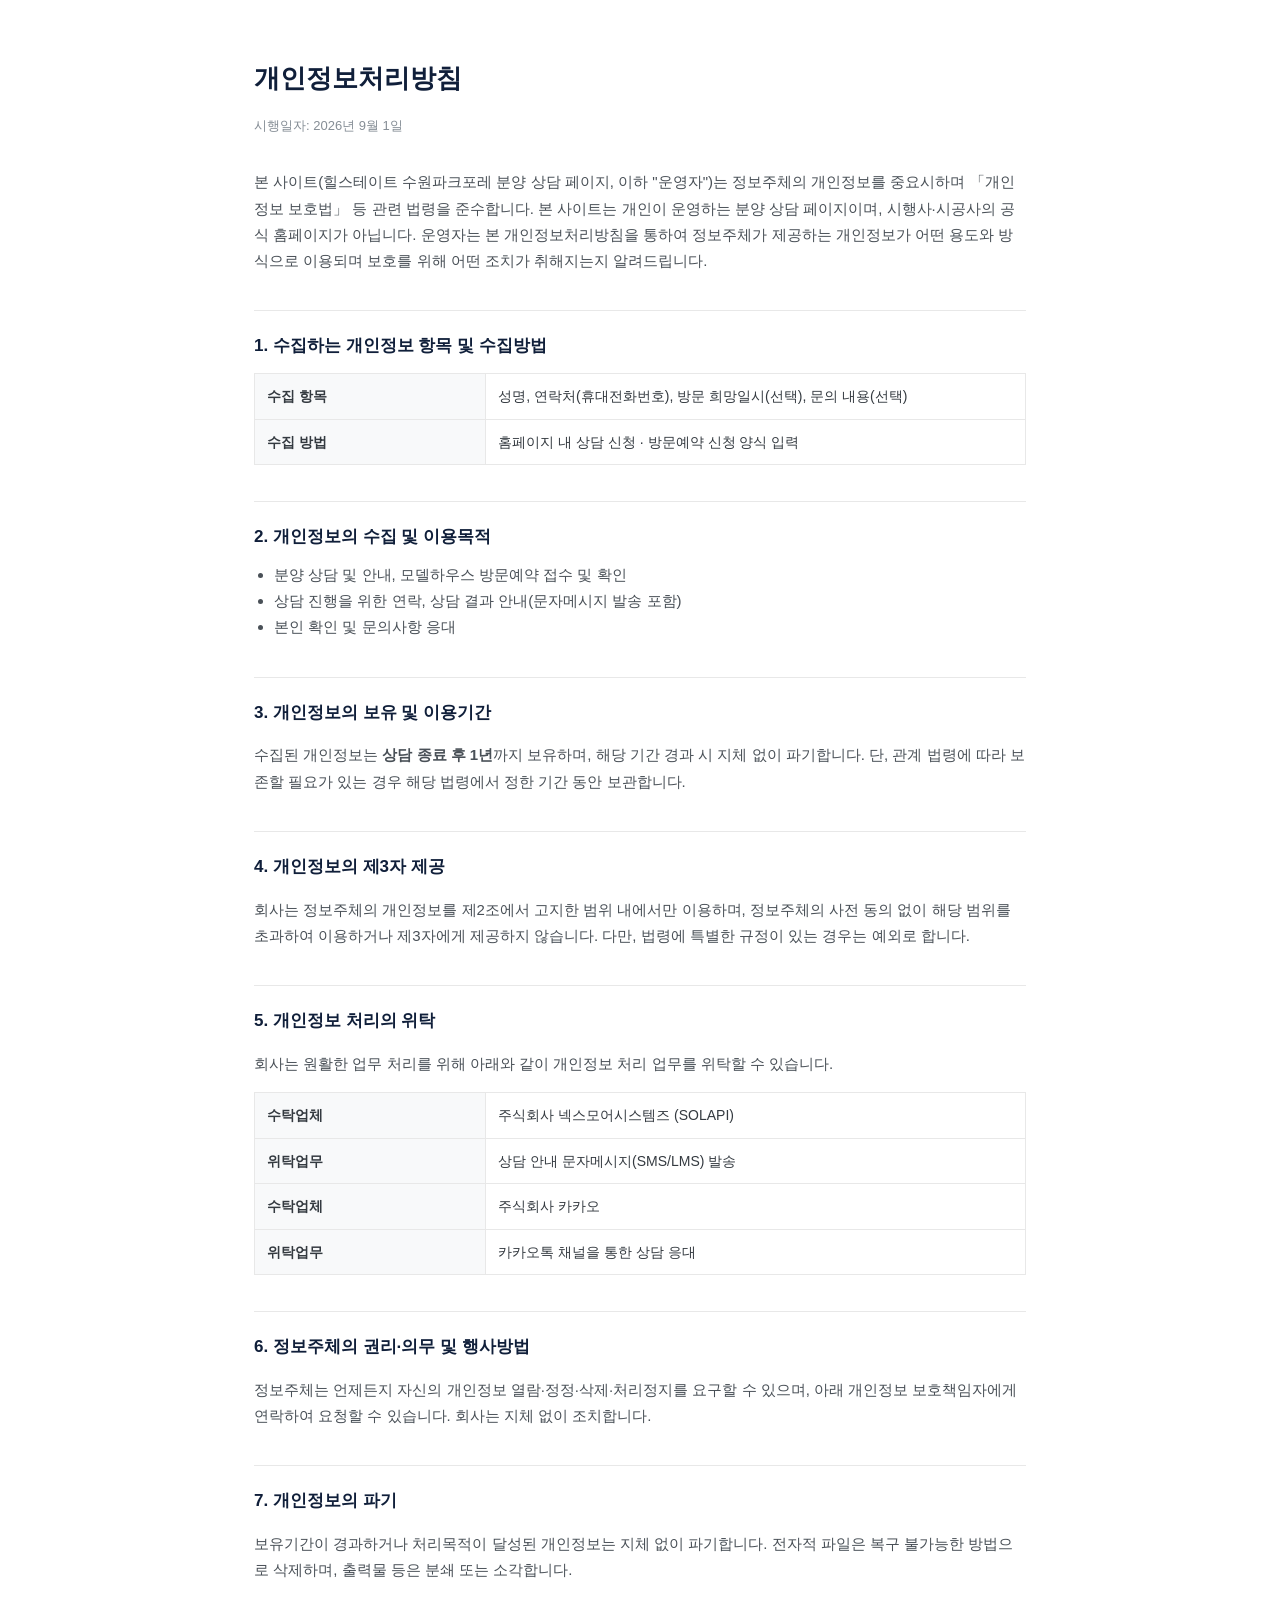
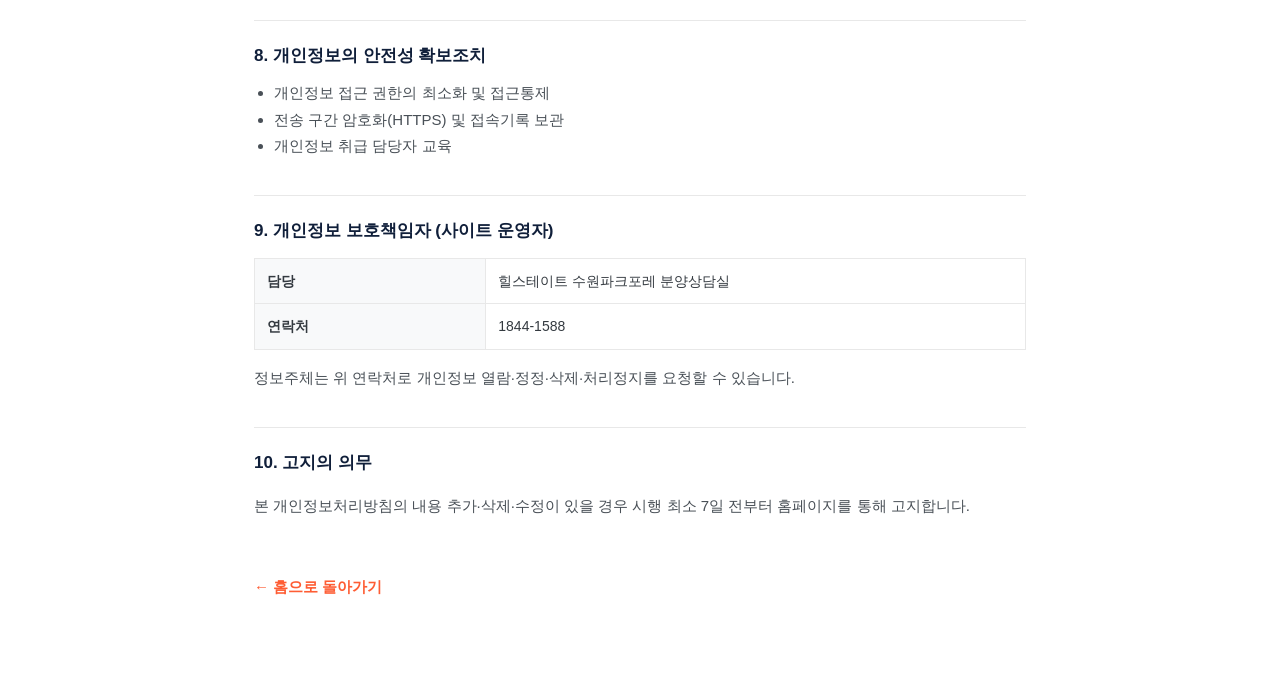
<file: landing-template/privacy.html>
<!DOCTYPE html>
<html lang="ko">
<head>
  <meta charset="UTF-8" />
  <meta name="viewport" content="width=device-width, initial-scale=1.0" />
  <meta name="robots" content="noindex, follow" />
  <title>개인정보처리방침 — 힐스테이트 수원파크포레</title>
  <style>
    :root { color-scheme: light; }
    * { box-sizing: border-box; }
    body {
      margin: 0;
      font-family: "Pretendard", -apple-system, BlinkMacSystemFont, "Malgun Gothic", sans-serif;
      color: #343a40;
      line-height: 1.75;
      background: #ffffff;
      font-size: 15px;
    }
    .doc {
      max-width: 820px;
      margin: 0 auto;
      padding: 56px 24px 96px;
    }
    .doc h1 {
      font-size: 26px;
      font-weight: 800;
      color: #101f3a;
      margin: 0 0 8px;
    }
    .doc .updated {
      font-size: 13px;
      color: #868e96;
      margin-bottom: 32px;
    }
    .doc h2 {
      font-size: 17px;
      font-weight: 700;
      color: #101f3a;
      margin: 36px 0 10px;
      padding-top: 20px;
      border-top: 1px solid #e8e8e8;
    }
    .doc p, .doc li { color: #495057; }
    .doc ul { padding-left: 20px; margin: 8px 0; }
    .doc table {
      width: 100%;
      border-collapse: collapse;
      margin: 12px 0;
      font-size: 14px;
    }
    .doc th, .doc td {
      border: 1px solid #e8e8e8;
      padding: 10px 12px;
      text-align: left;
      vertical-align: top;
    }
    .doc th { background: #f8f9fa; font-weight: 700; color: #343a40; width: 30%; }
    .doc .placeholder { color: #fe5d34; font-weight: 700; }
    .doc a.back {
      display: inline-block;
      margin-top: 40px;
      color: #fe5d34;
      font-weight: 700;
      text-decoration: none;
    }
    .doc a.back:hover { text-decoration: underline; }
  </style>
</head>
<body>
  <main class="doc">
    <h1>개인정보처리방침</h1>
    <p class="updated">시행일자: 2026년 9월 1일</p>

    <p>
      본 사이트(힐스테이트 수원파크포레 분양 상담 페이지, 이하 "운영자")는
      정보주체의 개인정보를 중요시하며 「개인정보 보호법」 등 관련 법령을 준수합니다.
      본 사이트는 개인이 운영하는 분양 상담 페이지이며, 시행사·시공사의 공식 홈페이지가 아닙니다.
      운영자는 본 개인정보처리방침을 통하여 정보주체가 제공하는 개인정보가 어떤 용도와 방식으로
      이용되며 보호를 위해 어떤 조치가 취해지는지 알려드립니다.
    </p>

    <h2>1. 수집하는 개인정보 항목 및 수집방법</h2>
    <table>
      <tr><th>수집 항목</th><td>성명, 연락처(휴대전화번호), 방문 희망일시(선택), 문의 내용(선택)</td></tr>
      <tr><th>수집 방법</th><td>홈페이지 내 상담 신청 · 방문예약 신청 양식 입력</td></tr>
    </table>

    <h2>2. 개인정보의 수집 및 이용목적</h2>
    <ul>
      <li>분양 상담 및 안내, 모델하우스 방문예약 접수 및 확인</li>
      <li>상담 진행을 위한 연락, 상담 결과 안내(문자메시지 발송 포함)</li>
      <li>본인 확인 및 문의사항 응대</li>
    </ul>

    <h2>3. 개인정보의 보유 및 이용기간</h2>
    <p>
      수집된 개인정보는 <strong>상담 종료 후 1년</strong>까지 보유하며, 해당 기간 경과 시 지체 없이 파기합니다.
      단, 관계 법령에 따라 보존할 필요가 있는 경우 해당 법령에서 정한 기간 동안 보관합니다.
    </p>

    <h2>4. 개인정보의 제3자 제공</h2>
    <p>
      회사는 정보주체의 개인정보를 제2조에서 고지한 범위 내에서만 이용하며, 정보주체의 사전 동의 없이
      해당 범위를 초과하여 이용하거나 제3자에게 제공하지 않습니다. 다만, 법령에 특별한 규정이 있는 경우는 예외로 합니다.
    </p>

    <h2>5. 개인정보 처리의 위탁</h2>
    <p>회사는 원활한 업무 처리를 위해 아래와 같이 개인정보 처리 업무를 위탁할 수 있습니다.</p>
    <table>
      <tr><th>수탁업체</th><td>주식회사 넥스모어시스템즈 (SOLAPI)</td></tr>
      <tr><th>위탁업무</th><td>상담 안내 문자메시지(SMS/LMS) 발송</td></tr>
      <tr><th>수탁업체</th><td>주식회사 카카오</td></tr>
      <tr><th>위탁업무</th><td>카카오톡 채널을 통한 상담 응대</td></tr>
    </table>

    <h2>6. 정보주체의 권리·의무 및 행사방법</h2>
    <p>
      정보주체는 언제든지 자신의 개인정보 열람·정정·삭제·처리정지를 요구할 수 있으며,
      아래 개인정보 보호책임자에게 연락하여 요청할 수 있습니다. 회사는 지체 없이 조치합니다.
    </p>

    <h2>7. 개인정보의 파기</h2>
    <p>
      보유기간이 경과하거나 처리목적이 달성된 개인정보는 지체 없이 파기합니다.
      전자적 파일은 복구 불가능한 방법으로 삭제하며, 출력물 등은 분쇄 또는 소각합니다.
    </p>

    <h2>8. 개인정보의 안전성 확보조치</h2>
    <ul>
      <li>개인정보 접근 권한의 최소화 및 접근통제</li>
      <li>전송 구간 암호화(HTTPS) 및 접속기록 보관</li>
      <li>개인정보 취급 담당자 교육</li>
    </ul>

    <h2>9. 개인정보 보호책임자 (사이트 운영자)</h2>
    <table>
      <tr><th>담당</th><td>힐스테이트 수원파크포레 분양상담실</td></tr>
      <tr><th>연락처</th><td>1844-1588</td></tr>
    </table>
    <p>정보주체는 위 연락처로 개인정보 열람·정정·삭제·처리정지를 요청할 수 있습니다.</p>

    <h2>10. 고지의 의무</h2>
    <p>
      본 개인정보처리방침의 내용 추가·삭제·수정이 있을 경우 시행 최소 7일 전부터 홈페이지를 통해 고지합니다.
    </p>

    <a class="back" href="index.html">&larr; 홈으로 돌아가기</a>
  </main>
</body>
</html>
</file>
